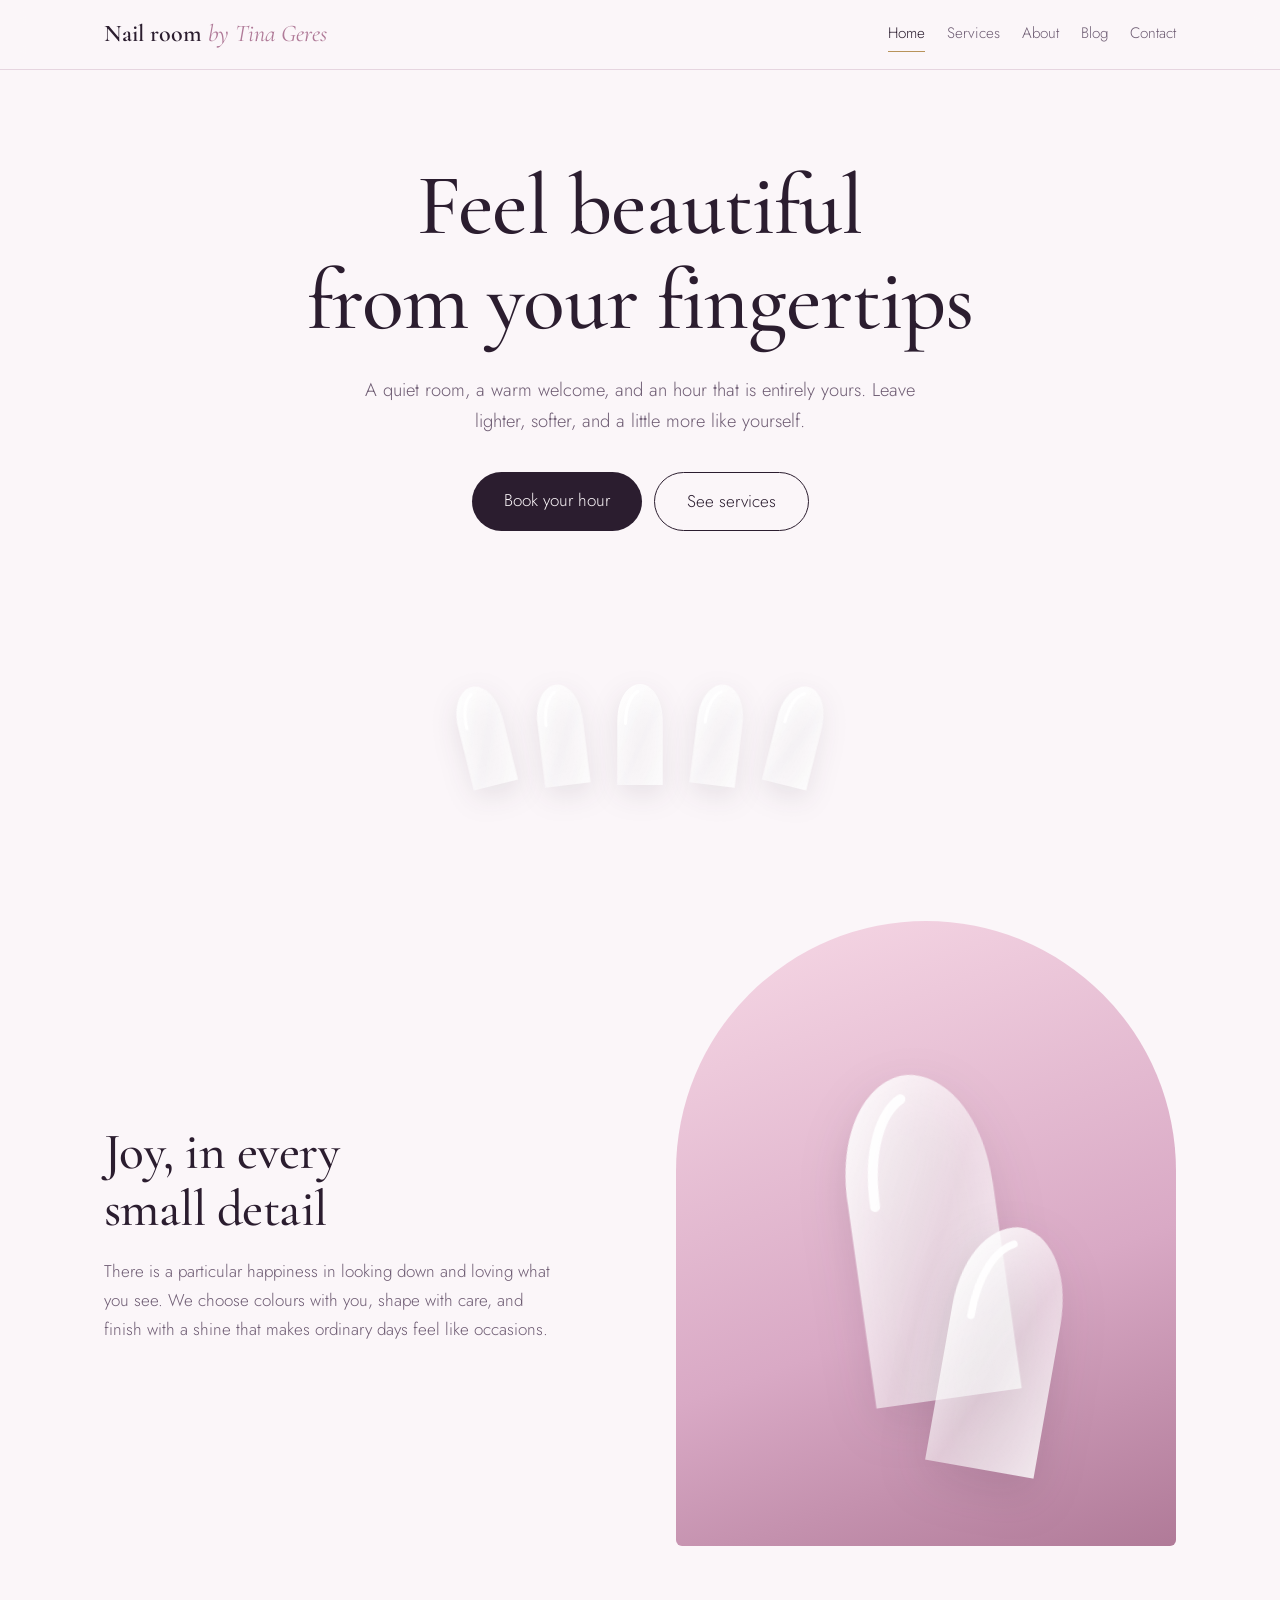
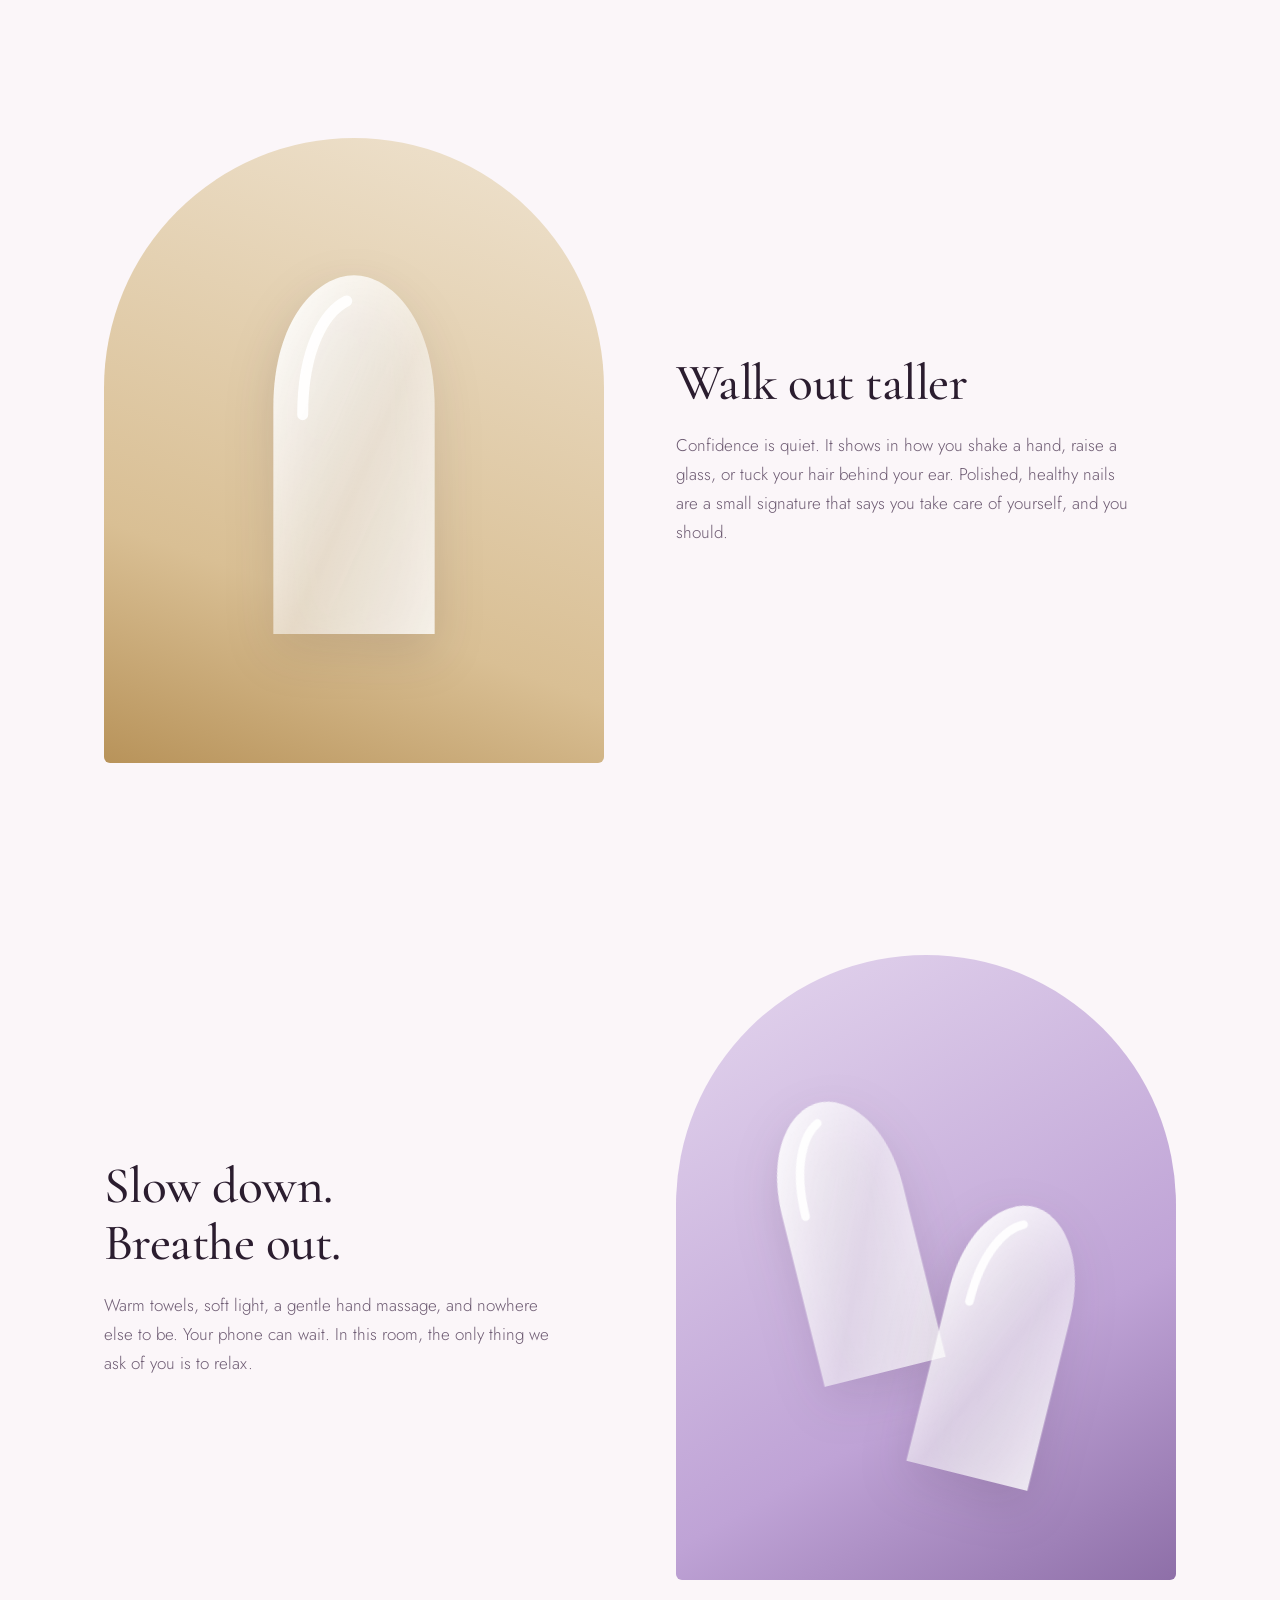
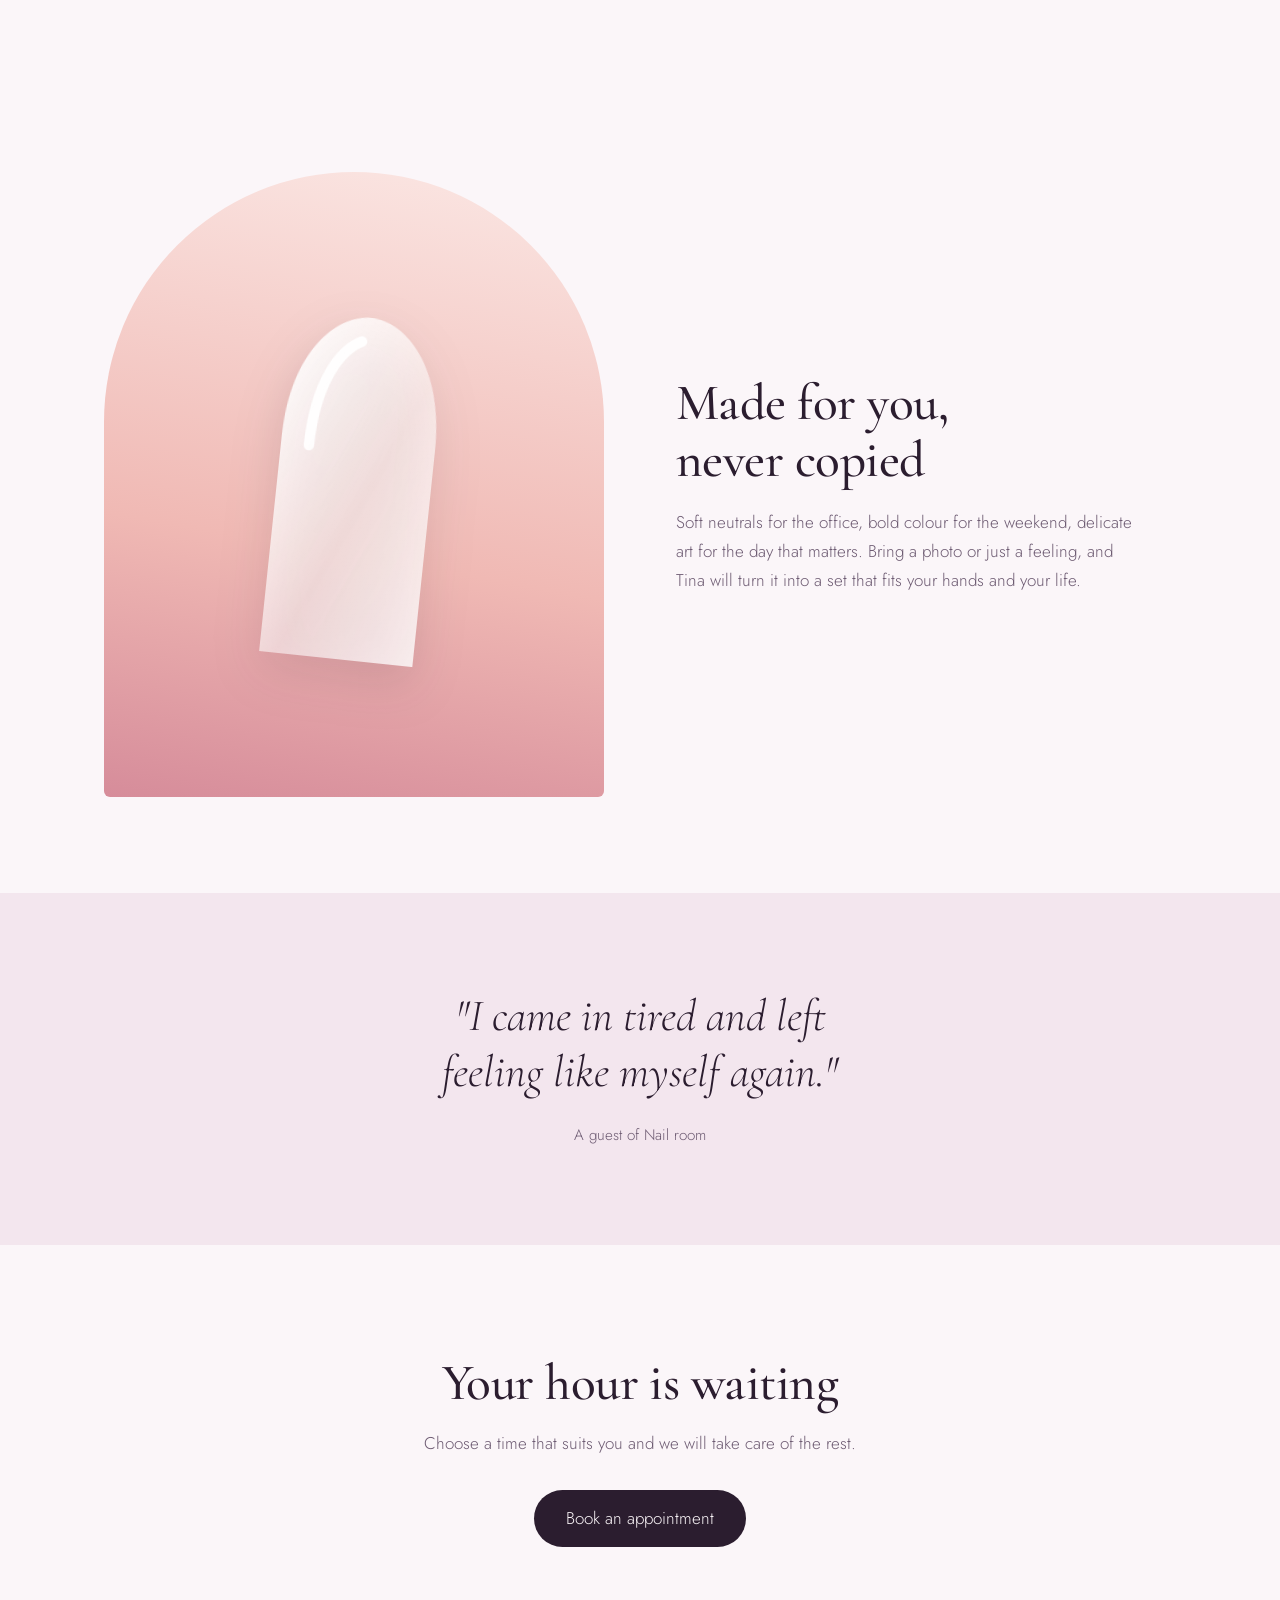
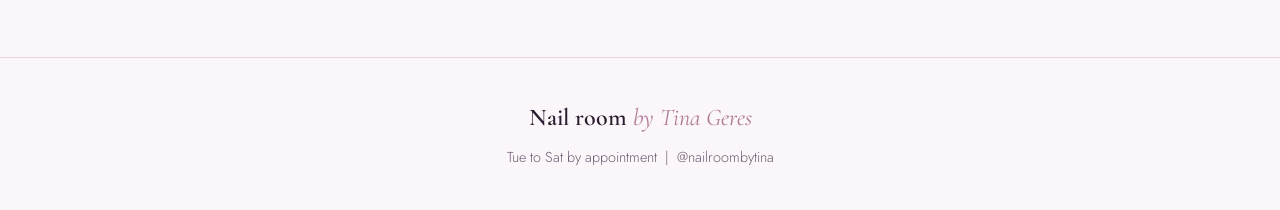
<file: index.html>
<!DOCTYPE html>
<html lang="en">

<head>
  <meta charset="utf-8">
  <meta name="viewport" content="width=device-width, initial-scale=1, viewport-fit=cover">
  <title>Nail room by Tina Geres</title>
  <link
    href="https://fonts.googleapis.com/css2?family=Cormorant+Garamond:ital,wght@0,400;0,500;0,600;1,400&family=Jost:wght@300;400;500&display=swap"
    rel="stylesheet">
  <link rel="stylesheet" href="styles.css">
</head>

<body>
  <svg width="0" height="0" style="position:absolute" aria-hidden="true">
    <defs>
      <linearGradient id="g" x1="0" y1="0" x2="1" y2="1">
        <stop offset="0" stop-color="#fff" stop-opacity=".95" />
        <stop offset=".55" stop-color="#fff" stop-opacity=".55" />
        <stop offset="1" stop-color="#fff" stop-opacity=".8" />
      </linearGradient>
      <symbol id="nail" viewBox="0 0 60 100">
        <path d="M8 100V38C8 14 20 2 30 2s22 12 22 36v62z" fill="url(#g)" />
        <path d="M16 40C16 22 22 12 28 9" stroke="#fff" stroke-width="3" fill="none" stroke-linecap="round"
          opacity=".9" />
      </symbol>
    </defs>
  </svg>

  <header>
    <div class="bar">
      <a class="logo" href="#/home">Nail room <span>by Tina Geres</span></a>
      <nav aria-label="Main">
        <a href="#/home" data-p="home">Home</a><a href="#/services" data-p="services">Services</a><a href="#/about"
          data-p="about">About</a><a href="#/blog" data-p="blog">Blog</a><a href="#/contact"
          data-p="contact">Contact</a>
      </nav>
    </div>
  </header>

  <main>
    <!-- HOME -->
    <section class="page" id="home">
      <div class="wrap hero">
        <h1>Feel beautiful<br>from your fingertips</h1>
        <p>A quiet room, a warm welcome, and an hour that is entirely yours. Leave lighter, softer, and a little more
          like yourself.</p>
        <div class="row"><a class="btn" href="#/contact">Book your hour</a><a class="btn ghost" href="#/services">See
            services</a></div>
        <div class="fan" aria-hidden="true">
          <svg viewBox="0 0 60 100" style="color:#F0B9B4;transform:rotate(-14deg)">
            <use href="#nail" />
          </svg>
          <svg viewBox="0 0 60 100" style="transform:rotate(-7deg)">
            <use href="#nail" />
          </svg>
          <svg viewBox="0 0 60 100">
            <use href="#nail" />
          </svg>
          <svg viewBox="0 0 60 100" style="transform:rotate(7deg)">
            <use href="#nail" />
          </svg>
          <svg viewBox="0 0 60 100" style="transform:rotate(14deg)">
            <use href="#nail" />
          </svg>
        </div>
      </div>

      <div class="wrap">
        <div class="split">
          <div>
            <h2>Joy, in every small detail</h2>
            <p>There is a particular happiness in looking down and loving what you see. We choose colours with you,
              shape with care, and finish with a shine that makes ordinary days feel like occasions.</p>
          </div>
          <div class="art a1"><svg class="n" style="width:40%;transform:rotate(-8deg)" viewBox="0 0 60 100">
              <use href="#nail" />
            </svg><svg class="n" style="width:30%;left:50%;bottom:12%;transform:rotate(10deg)" viewBox="0 0 60 100">
              <use href="#nail" />
            </svg></div>
        </div>

        <div class="split rev">
          <div>
            <h2>Walk out taller</h2>
            <p>Confidence is quiet. It shows in how you shake a hand, raise a glass, or tuck your hair behind your ear.
              Polished, healthy nails are a small signature that says you take care of yourself, and you should.</p>
          </div>
          <div class="art a2"><svg class="n" style="width:44%" viewBox="0 0 60 100">
              <use href="#nail" />
            </svg></div>
        </div>

        <div class="split">
          <div>
            <h2>Slow down. Breathe out.</h2>
            <p>Warm towels, soft light, a gentle hand massage, and nowhere else to be. Your phone can wait. In this
              room, the only thing we ask of you is to relax.</p>
          </div>
          <div class="art a3"><svg class="n" style="width:34%;left:18%;top:22%;transform:rotate(-14deg)"
              viewBox="0 0 60 100">
              <use href="#nail" />
            </svg><svg class="n" style="width:34%;right:18%;bottom:16%;transform:rotate(14deg)" viewBox="0 0 60 100">
              <use href="#nail" />
            </svg></div>
        </div>

        <div class="split rev">
          <div>
            <h2>Made for you, never copied</h2>
            <p>Soft neutrals for the office, bold colour for the weekend, delicate art for the day that matters. Bring a
              photo or just a feeling, and Tina will turn it into a set that fits your hands and your life.</p>
          </div>
          <div class="art a4"><svg class="n" style="width:42%;transform:rotate(6deg)" viewBox="0 0 60 100">
              <use href="#nail" />
            </svg></div>
        </div>
      </div>

      <div class="band">
        <div class="wrap">
          <blockquote>"I came in tired and left feeling like myself again."</blockquote><small>A guest of Nail
            room</small>
        </div>
      </div>
      <div class="wrap cta">
        <h2>Your hour is waiting</h2>
        <p>Choose a time that suits you and we will take care of the rest.</p><a class="btn" href="#/contact">Book an
          appointment</a>
      </div>
    </section>

    <!-- SERVICES -->
    <section class="page" id="services">
      <div class="wrap">
        <div class="ph">
          <h1>Services</h1>
          <p>Every treatment includes a consultation, careful preparation, and a relaxing hand massage. Prices are a
            guide and may vary with length and nail art.</p>
        </div>
        <div class="menu">
          <div class="cat">
            <h3>Manicure</h3>
            <div class="item"><b>Classic manicure</b><span>$40</span>
              <p>Shape, cuticle care, hydrating massage and polish.</p>
            </div>
            <div class="item"><b>Gel manicure</b><span>$55</span>
              <p>Long-wear colour with a glass-like shine, lasting up to three weeks.</p>
            </div>
            <div class="item"><b>Builder gel overlay</b><span>$70</span>
              <p>Strengthens natural nails and helps them grow without breaking.</p>
            </div>
          </div>
          <div class="cat">
            <h3>Extensions</h3>
            <div class="item"><b>Full set, gel extensions</b><span>$90</span>
              <p>Custom length and shape, finished in the colour of your choice.</p>
            </div>
            <div class="item"><b>Infill</b><span>$65</span>
              <p>Refresh and rebalance your set every three to four weeks.</p>
            </div>
          </div>
          <div class="cat">
            <h3>Pedicure</h3>
            <div class="item"><b>Classic pedicure</b><span>$50</span>
              <p>Soak, exfoliation, nail and cuticle care, massage and polish.</p>
            </div>
            <div class="item"><b>Spa pedicure</b><span>$75</span>
              <p>Adds a mask, extended massage and warm towel wrap.</p>
            </div>
          </div>
          <div class="cat">
            <h3>Extras</h3>
            <div class="item"><b>Nail art</b><span>from $5 per nail</span>
              <p>Hand-painted details, chrome, French twists and more.</p>
            </div>
            <div class="item"><b>Soak-off and removal</b><span>$15</span>
              <p>Gentle removal that protects your natural nails.</p>
            </div>
          </div>
        </div>
        <div style="text-align:center;padding-bottom:100px"><a class="btn" href="#/contact">Book a treatment</a></div>
      </div>
    </section>

    <!-- ABOUT -->
    <section class="page" id="about">
      <div class="wrap">
        <div class="split">
          <div>
            <h1 style="font-size:clamp(2.6rem,6vw,4.4rem)">Hello, I'm Tina</h1>
            <p>I opened Nail room because I believe a manicure should feel like a gift, not an errand. After years of
              training and thousands of sets, what I still love most is the moment a guest looks down and smiles.</p>
            <p>The room is small on purpose. Every appointment is one-to-one, unhurried, and shaped around you.</p>
          </div>
          <div class="art a1"><svg class="n" style="width:40%" viewBox="0 0 60 100">
              <use href="#nail" />
            </svg></div>
        </div>
        <div class="vals">
          <div>
            <h3>Care first</h3>
            <p>Healthy nails come before any trend. We prepare gently and never rush.</p>
          </div>
          <div>
            <h3>Clean and calm</h3>
            <p>Sterilised tools, fresh files and a peaceful space, every single visit.</p>
          </div>
          <div>
            <h3>Truly personal</h3>
            <p>No templates. Your hands, your taste, your set.</p>
          </div>
        </div>
      </div>
    </section>

    <!-- BLOG -->
    <section class="page" id="blog">
      <div class="wrap">
        <div class="ph">
          <h1>The journal</h1>
          <p>Nail care, colour ideas and small rituals for feeling good.</p>
        </div>
        <div class="posts">
          <article class="post">
            <div class="th a1"></div>
            <div class="bd"><time>September 2026</time>
              <h3>Autumn shades worth wearing</h3>
              <p>Deep plum, soft mocha and milky rose are leading the season.</p>
              <details>
                <summary>Read more</summary>
                <p>Rich, muted tones flatter every skin tone and pair with knitwear beautifully. Try a sheer rose for
                  work, a plum cherry for evenings, and add a fine gold line for celebrations. Ask us about shades that
                  suit your undertone.</p>
              </details>
            </div>
          </article>
          <article class="post">
            <div class="th a2"></div>
            <div class="bd"><time>August 2026</time>
              <h3>How to make your gel last longer</h3>
              <p>Four habits that protect your set between visits.</p>
              <details>
                <summary>Read more</summary>
                <p>Wear gloves for washing up, apply cuticle oil daily, never pick or peel, and use your fingertips
                  rather than nails to open things. Book an infill every three to four weeks to keep your set balanced.
                </p>
              </details>
            </div>
          </article>
          <article class="post">
            <div class="th a3"></div>
            <div class="bd"><time>July 2026</time>
              <h3>The five-minute hand ritual</h3>
              <p>A tiny evening habit for softer hands and a calmer mind.</p>
              <details>
                <summary>Read more</summary>
                <p>Warm a little hand cream between your palms, press gently into each finger, and breathe slowly.
                  Finish with oil on the cuticles. It takes five minutes and feels like a mini spa visit.</p>
              </details>
            </div>
          </article>
        </div>
      </div>
    </section>

    <!-- CONTACT -->
    <section class="page" id="contact">
      <div class="wrap">
        <div class="ph">
          <h1>Book your hour</h1>
          <p>Send a request and we will confirm your appointment within one working day.</p>
        </div>
        <div class="contact">
          <div class="info">
            <div><b>Studio</b><span>12 Example Street, Your City</span></div>
            <div><b>Phone</b><span>+1 (555) 000-0000</span></div>
            <div><b>Email</b><span>hello@nailroom-tina.com</span></div>
            <div><b>Hours</b><span>Tue to Fri 10:00 to 19:00<br>Sat 9:00 to 17:00<br>Sun and Mon closed</span></div>
            <div><b>Instagram</b><span>@nailroombytina</span></div>
          </div>
          <div>
            <form id="f">
              <label>Your name<input required name="n" autocomplete="name"></label>
              <label>Email<input required type="email" name="e" autocomplete="email"></label>
              <label>Treatment<select name="t">
                  <option>Manicure</option>
                  <option>Extensions</option>
                  <option>Pedicure</option>
                  <option>Not sure yet</option>
                </select></label>
              <label>Preferred date<input type="date" name="d"></label>
              <label>Message<textarea name="m" placeholder="Tell us about the look you have in mind"></textarea></label>
              <button class="btn" type="submit">Send request</button>
              <div class="ok" id="ok" role="status">Thank you. Your request is sent and we will reply within one working
                day.</div>
            </form>
          </div>
        </div>
      </div>
    </section>
  </main>

  <footer><a class="logo" href="#/home">Nail room <span>by Tina Geres</span></a>Tue to Sat by appointment &nbsp;|&nbsp;
    @nailroombytina</footer>

  <script src="script.js"></script>
</body>

</html>
</file>
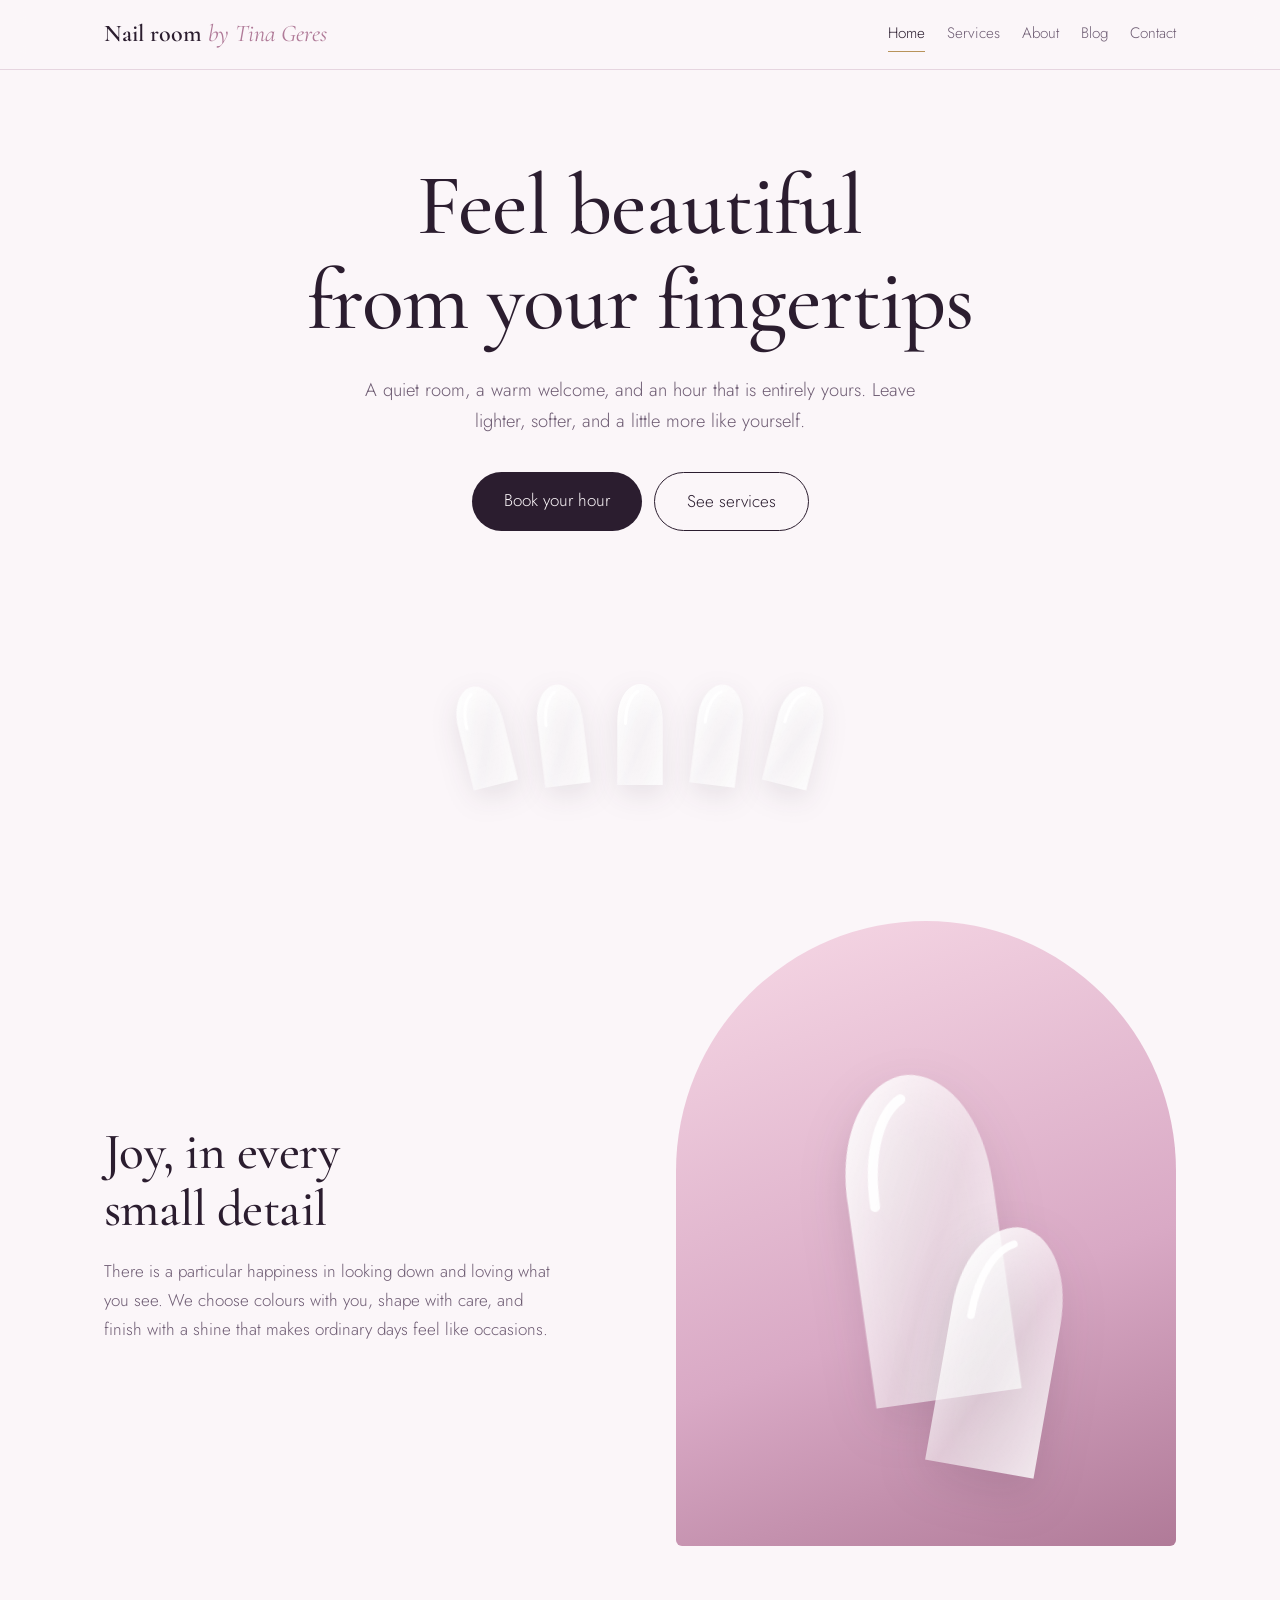
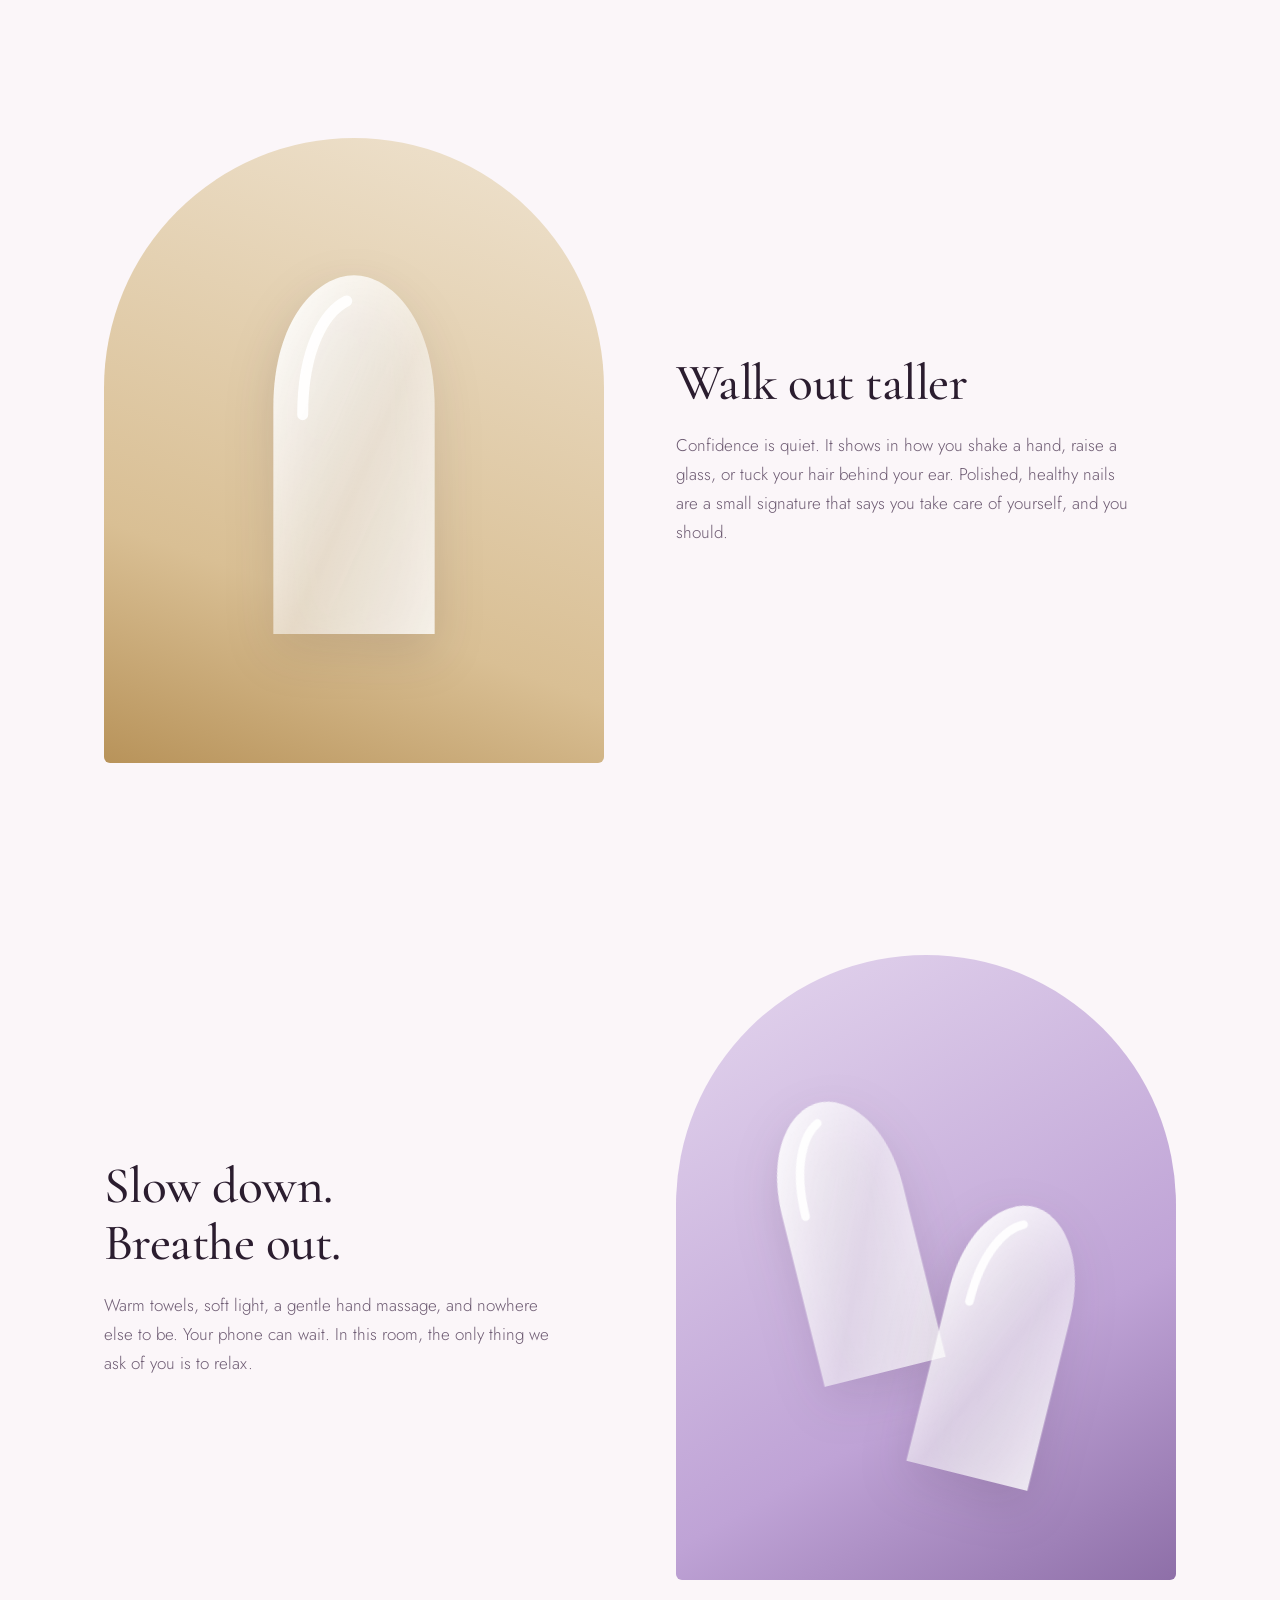
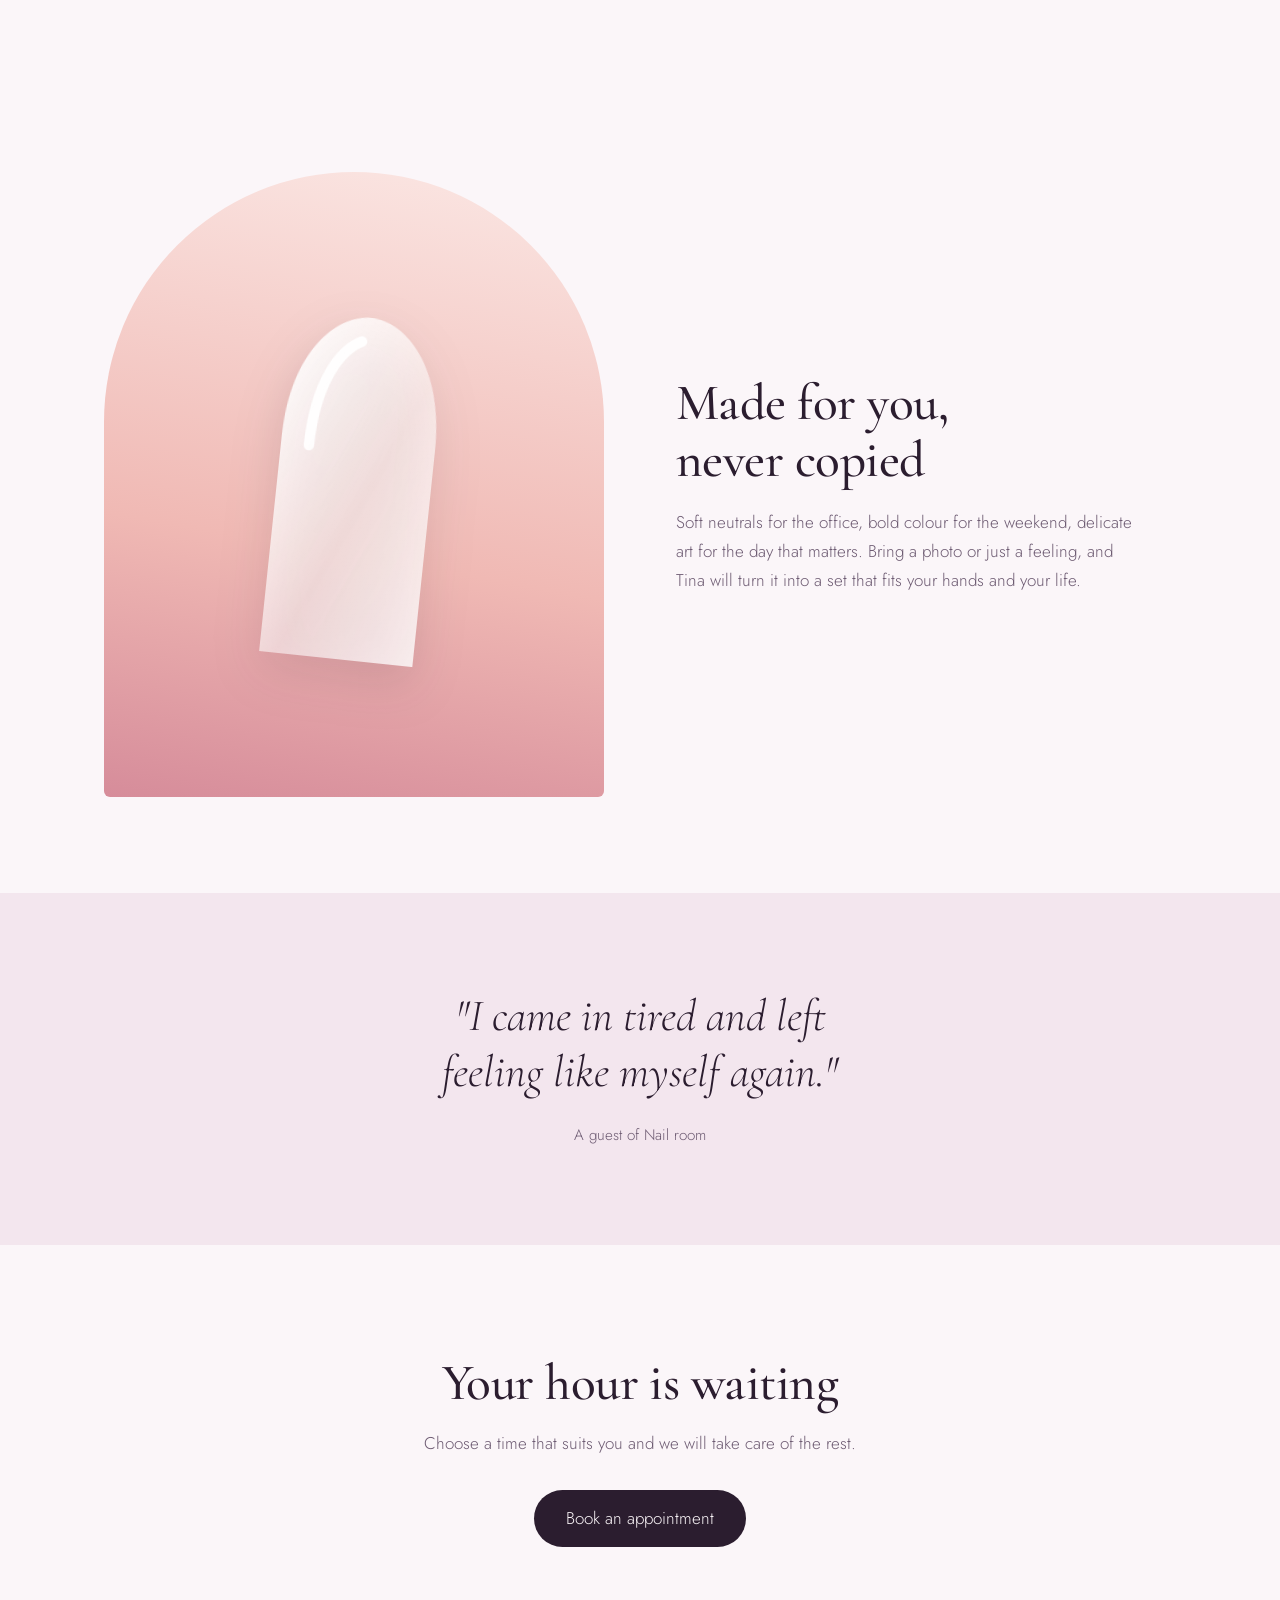
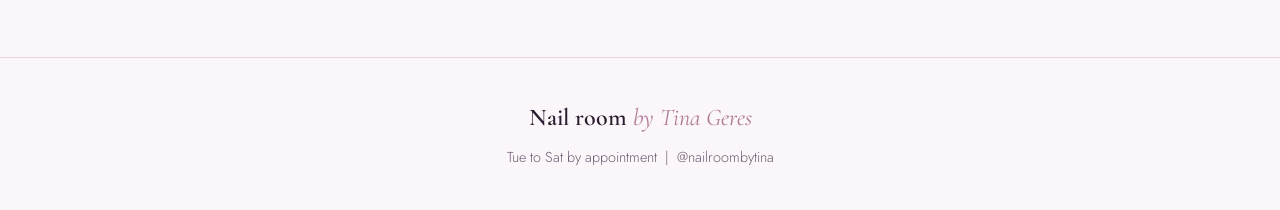
<file: Nail room by Tina Geres.html>
<!DOCTYPE html>
<html lang="en">

<head>
  <meta charset="utf-8">
  <meta name="viewport" content="width=device-width, initial-scale=1, viewport-fit=cover">
  <title>Nail room by Tina Geres</title>
  <link
    href="https://fonts.googleapis.com/css2?family=Cormorant+Garamond:ital,wght@0,400;0,500;0,600;1,400&family=Jost:wght@300;400;500&display=swap"
    rel="stylesheet">
  <style>
    :root {
      --bg: #FBF6F9;
      --bg2: #F3E6EE;
      --ink: #2B1D2F;
      --mute: #6E5C73;
      --mauve: #B07A98;
      --gold: #B8935A;
      --card: #fff;
      --line: #E6D5E0;
      box-sizing: border-box;
      padding-top: env(safe-area-inset-top, 0px);
      padding-bottom: env(safe-area-inset-bottom, 0px)
    }

    @media (prefers-color-scheme:dark) {
      :root:not([data-theme="light"]) {
        --bg: #1B121E;
        --bg2: #271A2B;
        --ink: #F6EAF0;
        --mute: #BBA6C0;
        --mauve: #D3A0BC;
        --gold: #D4B27A;
        --card: #2A1D2E;
        --line: #43304A
      }
    }

    :root[data-theme="dark"] {
      --bg: #1B121E;
      --bg2: #271A2B;
      --ink: #F6EAF0;
      --mute: #BBA6C0;
      --mauve: #D3A0BC;
      --gold: #D4B27A;
      --card: #2A1D2E;
      --line: #43304A
    }

    html {
      scroll-padding-top: env(safe-area-inset-top, 0px);
      scroll-behavior: smooth
    }

    * {
      box-sizing: border-box;
      margin: 0
    }

    body {
      background: var(--bg);
      color: var(--ink);
      font: 300 17px/1.7 Jost, system-ui, sans-serif
    }

    h1,
    h2,
    h3 {
      font-family: 'Cormorant Garamond', Georgia, serif;
      font-weight: 500;
      line-height: 1.1;
      letter-spacing: -.01em
    }

    h1 {
      font-size: clamp(2.8rem, 8vw, 5.4rem)
    }

    h2 {
      font-size: clamp(2rem, 4.5vw, 3.2rem)
    }

    h3 {
      font-size: 1.6rem
    }

    em {
      font-style: italic;
      color: var(--mauve)
    }

    a {
      color: inherit
    }

    :focus-visible {
      outline: 2px solid var(--gold);
      outline-offset: 3px
    }

    header {
      position: sticky;
      top: 0;
      z-index: 5;
      background: color-mix(in srgb, var(--bg) 88%, transparent);
      backdrop-filter: blur(12px);
      border-bottom: 1px solid var(--line);
      padding-top: env(safe-area-inset-top, 0px)
    }

    .bar {
      max-width: 1120px;
      margin: auto;
      padding: 14px 24px;
      display: flex;
      align-items: center;
      justify-content: space-between;
      gap: 16px;
      flex-wrap: wrap
    }

    .logo {
      font-family: 'Cormorant Garamond', serif;
      font-size: 1.5rem;
      text-decoration: none;
      font-weight: 600;
      white-space: nowrap
    }

    .logo span {
      font-style: italic;
      font-weight: 400;
      color: var(--mauve)
    }

    nav {
      display: flex;
      gap: 22px;
      flex-wrap: wrap
    }

    nav a {
      text-decoration: none;
      font-size: .95rem;
      color: var(--mute);
      padding: 4px 0;
      border-bottom: 1px solid transparent;
      transition: .2s
    }

    nav a:hover,
    nav a.on {
      color: var(--ink);
      border-color: var(--gold)
    }

    .page {
      display: none
    }

    .page.on {
      display: block;
      animation: in .6s ease
    }

    @keyframes in {
      from {
        opacity: 0
      }

      to {
        opacity: 1
      }
    }

    .wrap {
      max-width: 1120px;
      margin: auto;
      padding: 0 24px
    }

    .btn {
      display: inline-block;
      background: var(--ink);
      color: var(--bg);
      padding: 14px 32px;
      border-radius: 99px;
      text-decoration: none;
      font-weight: 400;
      border: 0;
      font: inherit;
      cursor: pointer;
      transition: .25s
    }

    .btn:hover {
      background: var(--mauve);
      color: #fff
    }

    .btn.ghost {
      background: transparent;
      color: var(--ink);
      border: 1px solid var(--ink);
      margin-left: 10px
    }

    .btn.ghost:hover {
      background: var(--ink);
      color: var(--bg)
    }

    .split {
      display: grid;
      grid-template-columns: 1fr 1fr;
      gap: 72px;
      align-items: center;
      padding: 96px 0
    }

    .split.rev .art {
      order: -1
    }

    .split p {
      color: var(--mute);
      margin-top: 20px;
      max-width: 46ch
    }

    .split h2 {
      max-width: 14ch
    }

    .art {
      aspect-ratio: 4/5;
      border-radius: 999px 999px 24px 24px;
      position: relative;
      overflow: hidden;
      display: grid;
      place-items: center
    }

    .art svg.n {
      width: 46%;
      position: absolute;
      filter: drop-shadow(0 18px 24px rgba(43, 29, 47, .18))
    }

    .a1 {
      background: linear-gradient(160deg, #F7D9E6, #D9A9C5 60%, #B07A98)
    }

    .a2 {
      background: linear-gradient(200deg, #EFE3D0, #D9BF94 70%, #B8935A)
    }

    .a3 {
      background: linear-gradient(150deg, #E4D6EE, #BFA3D6 65%, #8E6FA8)
    }

    .a4 {
      background: linear-gradient(190deg, #FBE7E4, #F0B9B4 60%, #D68C9A)
    }

    .hero {
      padding: 88px 0 40px;
      text-align: center
    }

    .hero p {
      max-width: 52ch;
      margin: 26px auto 36px;
      color: var(--mute);
      font-size: 1.15rem
    }

    .hero .row {
      display: flex;
      justify-content: center;
      gap: 12px;
      flex-wrap: wrap
    }

    .hero .row .btn.ghost {
      margin: 0
    }

    .fan {
      display: flex;
      justify-content: center;
      align-items: flex-end;
      gap: 10px;
      margin: 64px auto 0;
      height: 190px
    }

    .fan svg {
      width: 62px;
      transform-origin: bottom center;
      filter: drop-shadow(0 10px 14px rgba(43, 29, 47, .15))
    }

    .band {
      background: var(--bg2);
      padding: 96px 0;
      text-align: center
    }

    .band blockquote {
      font-family: 'Cormorant Garamond', serif;
      font-style: italic;
      font-size: clamp(1.7rem, 4vw, 2.8rem);
      max-width: 24ch;
      margin: auto;
      line-height: 1.25
    }

    .band small {
      display: block;
      margin-top: 22px;
      color: var(--mute);
      font-size: .95rem
    }

    .cta {
      padding: 110px 0;
      text-align: center
    }

    .cta p {
      color: var(--mute);
      margin: 18px auto 32px;
      max-width: 44ch
    }

    .ph {
      padding: 80px 0 30px;
      max-width: 720px
    }

    .ph p {
      color: var(--mute);
      margin-top: 18px;
      font-size: 1.1rem
    }

    .menu {
      padding: 30px 0 90px;
      display: grid;
      gap: 44px
    }

    .cat h3 {
      padding-bottom: 12px;
      border-bottom: 1px solid var(--line);
      margin-bottom: 8px
    }

    .item {
      display: grid;
      grid-template-columns: 1fr auto;
      gap: 4px 24px;
      padding: 18px 0;
      border-bottom: 1px solid var(--line)
    }

    .item b {
      font-weight: 500
    }

    .item span {
      color: var(--gold);
      font-weight: 500
    }

    .item p {
      grid-column: 1/-1;
      color: var(--mute);
      font-size: .95rem
    }

    .vals {
      display: grid;
      grid-template-columns: repeat(3, 1fr);
      gap: 40px;
      padding: 0 0 100px
    }

    .vals h3 {
      margin-bottom: 8px
    }

    .vals p {
      color: var(--mute)
    }

    .posts {
      display: grid;
      grid-template-columns: repeat(auto-fit, minmax(290px, 1fr));
      gap: 28px;
      padding: 30px 0 100px
    }

    .post {
      background: var(--card);
      border: 1px solid var(--line);
      border-radius: 20px;
      overflow: hidden
    }

    .post .th {
      height: 150px
    }

    .post .bd {
      padding: 26px
    }

    .post time {
      font-size: .85rem;
      color: var(--mauve)
    }

    .post h3 {
      margin: 6px 0 10px
    }

    .post p {
      color: var(--mute);
      font-size: .97rem
    }

    details summary {
      cursor: pointer;
      margin-top: 14px;
      color: var(--gold);
      font-weight: 400
    }

    details p {
      margin-top: 12px
    }

    .contact {
      display: grid;
      grid-template-columns: 1fr 1.1fr;
      gap: 64px;
      padding: 30px 0 110px
    }

    .info div {
      padding: 18px 0;
      border-bottom: 1px solid var(--line)
    }

    .info b {
      display: block;
      font-weight: 500
    }

    .info span {
      color: var(--mute)
    }

    form {
      display: grid;
      gap: 16px
    }

    label {
      font-size: .9rem;
      color: var(--mute);
      display: grid;
      gap: 6px
    }

    input,
    select,
    textarea {
      font: inherit;
      color: var(--ink);
      background: var(--card);
      border: 1px solid var(--line);
      border-radius: 12px;
      padding: 13px 15px;
      width: 100%
    }

    textarea {
      min-height: 120px;
      resize: vertical
    }

    .ok {
      display: none;
      padding: 18px;
      border-radius: 12px;
      background: var(--bg2)
    }

    footer {
      border-top: 1px solid var(--line);
      padding: 40px 24px;
      text-align: center;
      color: var(--mute);
      font-size: .9rem
    }

    footer .logo {
      display: block;
      margin-bottom: 6px;
      color: var(--ink)
    }

    @media(max-width:820px) {

      .split,
      .contact {
        grid-template-columns: 1fr;
        gap: 36px;
        padding-block: 60px
      }

      .split.rev .art {
        order: 0
      }

      .art {
        max-width: 340px;
        width: 100%;
        margin: auto
      }

      .vals {
        grid-template-columns: 1fr;
        gap: 28px
      }

      .fan svg {
        width: 44px
      }

      .fan {
        height: 150px
      }

      .btn.ghost {
        margin: 0
      }
    }

    @media(prefers-reduced-motion:reduce) {
      * {
        animation: none !important;
        transition: none !important;
        scroll-behavior: auto
      }
    }
  </style>
</head>

<body>
  <svg width="0" height="0" style="position:absolute" aria-hidden="true">
    <defs>
      <linearGradient id="g" x1="0" y1="0" x2="1" y2="1">
        <stop offset="0" stop-color="#fff" stop-opacity=".95" />
        <stop offset=".55" stop-color="#fff" stop-opacity=".55" />
        <stop offset="1" stop-color="#fff" stop-opacity=".8" />
      </linearGradient>
      <symbol id="nail" viewBox="0 0 60 100">
        <path d="M8 100V38C8 14 20 2 30 2s22 12 22 36v62z" fill="url(#g)" />
        <path d="M16 40C16 22 22 12 28 9" stroke="#fff" stroke-width="3" fill="none" stroke-linecap="round"
          opacity=".9" />
      </symbol>
    </defs>
  </svg>

  <header>
    <div class="bar">
      <a class="logo" href="#/home">Nail room <span>by Tina Geres</span></a>
      <nav aria-label="Main">
        <a href="#/home" data-p="home">Home</a><a href="#/services" data-p="services">Services</a><a href="#/about"
          data-p="about">About</a><a href="#/blog" data-p="blog">Blog</a><a href="#/contact"
          data-p="contact">Contact</a>
      </nav>
    </div>
  </header>

  <main>
    <!-- HOME -->
    <section class="page" id="home">
      <div class="wrap hero">
        <h1>Feel beautiful<br>from your fingertips</h1>
        <p>A quiet room, a warm welcome, and an hour that is entirely yours. Leave lighter, softer, and a little more
          like yourself.</p>
        <div class="row"><a class="btn" href="#/contact">Book your hour</a><a class="btn ghost" href="#/services">See
            services</a></div>
        <div class="fan" aria-hidden="true">
          <svg viewBox="0 0 60 100" style="color:#F0B9B4;transform:rotate(-14deg)">
            <use href="#nail" />
          </svg>
          <svg viewBox="0 0 60 100" style="transform:rotate(-7deg)">
            <use href="#nail" />
          </svg>
          <svg viewBox="0 0 60 100">
            <use href="#nail" />
          </svg>
          <svg viewBox="0 0 60 100" style="transform:rotate(7deg)">
            <use href="#nail" />
          </svg>
          <svg viewBox="0 0 60 100" style="transform:rotate(14deg)">
            <use href="#nail" />
          </svg>
        </div>
      </div>

      <div class="wrap">
        <div class="split">
          <div>
            <h2>Joy, in every small detail</h2>
            <p>There is a particular happiness in looking down and loving what you see. We choose colours with you,
              shape with care, and finish with a shine that makes ordinary days feel like occasions.</p>
          </div>
          <div class="art a1"><svg class="n" style="width:40%;transform:rotate(-8deg)" viewBox="0 0 60 100">
              <use href="#nail" />
            </svg><svg class="n" style="width:30%;left:50%;bottom:12%;transform:rotate(10deg)" viewBox="0 0 60 100">
              <use href="#nail" />
            </svg></div>
        </div>

        <div class="split rev">
          <div>
            <h2>Walk out taller</h2>
            <p>Confidence is quiet. It shows in how you shake a hand, raise a glass, or tuck your hair behind your ear.
              Polished, healthy nails are a small signature that says you take care of yourself, and you should.</p>
          </div>
          <div class="art a2"><svg class="n" style="width:44%" viewBox="0 0 60 100">
              <use href="#nail" />
            </svg></div>
        </div>

        <div class="split">
          <div>
            <h2>Slow down. Breathe out.</h2>
            <p>Warm towels, soft light, a gentle hand massage, and nowhere else to be. Your phone can wait. In this
              room, the only thing we ask of you is to relax.</p>
          </div>
          <div class="art a3"><svg class="n" style="width:34%;left:18%;top:22%;transform:rotate(-14deg)"
              viewBox="0 0 60 100">
              <use href="#nail" />
            </svg><svg class="n" style="width:34%;right:18%;bottom:16%;transform:rotate(14deg)" viewBox="0 0 60 100">
              <use href="#nail" />
            </svg></div>
        </div>

        <div class="split rev">
          <div>
            <h2>Made for you, never copied</h2>
            <p>Soft neutrals for the office, bold colour for the weekend, delicate art for the day that matters. Bring a
              photo or just a feeling, and Tina will turn it into a set that fits your hands and your life.</p>
          </div>
          <div class="art a4"><svg class="n" style="width:42%;transform:rotate(6deg)" viewBox="0 0 60 100">
              <use href="#nail" />
            </svg></div>
        </div>
      </div>

      <div class="band">
        <div class="wrap">
          <blockquote>"I came in tired and left feeling like myself again."</blockquote><small>A guest of Nail
            room</small>
        </div>
      </div>
      <div class="wrap cta">
        <h2>Your hour is waiting</h2>
        <p>Choose a time that suits you and we will take care of the rest.</p><a class="btn" href="#/contact">Book an
          appointment</a>
      </div>
    </section>

    <!-- SERVICES -->
    <section class="page" id="services">
      <div class="wrap">
        <div class="ph">
          <h1>Services</h1>
          <p>Every treatment includes a consultation, careful preparation, and a relaxing hand massage. Prices are a
            guide and may vary with length and nail art.</p>
        </div>
        <div class="menu">
          <div class="cat">
            <h3>Manicure</h3>
            <div class="item"><b>Classic manicure</b><span>$40</span>
              <p>Shape, cuticle care, hydrating massage and polish.</p>
            </div>
            <div class="item"><b>Gel manicure</b><span>$55</span>
              <p>Long-wear colour with a glass-like shine, lasting up to three weeks.</p>
            </div>
            <div class="item"><b>Builder gel overlay</b><span>$70</span>
              <p>Strengthens natural nails and helps them grow without breaking.</p>
            </div>
          </div>
          <div class="cat">
            <h3>Extensions</h3>
            <div class="item"><b>Full set, gel extensions</b><span>$90</span>
              <p>Custom length and shape, finished in the colour of your choice.</p>
            </div>
            <div class="item"><b>Infill</b><span>$65</span>
              <p>Refresh and rebalance your set every three to four weeks.</p>
            </div>
          </div>
          <div class="cat">
            <h3>Pedicure</h3>
            <div class="item"><b>Classic pedicure</b><span>$50</span>
              <p>Soak, exfoliation, nail and cuticle care, massage and polish.</p>
            </div>
            <div class="item"><b>Spa pedicure</b><span>$75</span>
              <p>Adds a mask, extended massage and warm towel wrap.</p>
            </div>
          </div>
          <div class="cat">
            <h3>Extras</h3>
            <div class="item"><b>Nail art</b><span>from $5 per nail</span>
              <p>Hand-painted details, chrome, French twists and more.</p>
            </div>
            <div class="item"><b>Soak-off and removal</b><span>$15</span>
              <p>Gentle removal that protects your natural nails.</p>
            </div>
          </div>
        </div>
        <div style="text-align:center;padding-bottom:100px"><a class="btn" href="#/contact">Book a treatment</a></div>
      </div>
    </section>

    <!-- ABOUT -->
    <section class="page" id="about">
      <div class="wrap">
        <div class="split">
          <div>
            <h1 style="font-size:clamp(2.6rem,6vw,4.4rem)">Hello, I'm Tina</h1>
            <p>I opened Nail room because I believe a manicure should feel like a gift, not an errand. After years of
              training and thousands of sets, what I still love most is the moment a guest looks down and smiles.</p>
            <p>The room is small on purpose. Every appointment is one-to-one, unhurried, and shaped around you.</p>
          </div>
          <div class="art a1"><svg class="n" style="width:40%" viewBox="0 0 60 100">
              <use href="#nail" />
            </svg></div>
        </div>
        <div class="vals">
          <div>
            <h3>Care first</h3>
            <p>Healthy nails come before any trend. We prepare gently and never rush.</p>
          </div>
          <div>
            <h3>Clean and calm</h3>
            <p>Sterilised tools, fresh files and a peaceful space, every single visit.</p>
          </div>
          <div>
            <h3>Truly personal</h3>
            <p>No templates. Your hands, your taste, your set.</p>
          </div>
        </div>
      </div>
    </section>

    <!-- BLOG -->
    <section class="page" id="blog">
      <div class="wrap">
        <div class="ph">
          <h1>The journal</h1>
          <p>Nail care, colour ideas and small rituals for feeling good.</p>
        </div>
        <div class="posts">
          <article class="post">
            <div class="th a1"></div>
            <div class="bd"><time>September 2026</time>
              <h3>Autumn shades worth wearing</h3>
              <p>Deep plum, soft mocha and milky rose are leading the season.</p>
              <details>
                <summary>Read more</summary>
                <p>Rich, muted tones flatter every skin tone and pair with knitwear beautifully. Try a sheer rose for
                  work, a plum cherry for evenings, and add a fine gold line for celebrations. Ask us about shades that
                  suit your undertone.</p>
              </details>
            </div>
          </article>
          <article class="post">
            <div class="th a2"></div>
            <div class="bd"><time>August 2026</time>
              <h3>How to make your gel last longer</h3>
              <p>Four habits that protect your set between visits.</p>
              <details>
                <summary>Read more</summary>
                <p>Wear gloves for washing up, apply cuticle oil daily, never pick or peel, and use your fingertips
                  rather than nails to open things. Book an infill every three to four weeks to keep your set balanced.
                </p>
              </details>
            </div>
          </article>
          <article class="post">
            <div class="th a3"></div>
            <div class="bd"><time>July 2026</time>
              <h3>The five-minute hand ritual</h3>
              <p>A tiny evening habit for softer hands and a calmer mind.</p>
              <details>
                <summary>Read more</summary>
                <p>Warm a little hand cream between your palms, press gently into each finger, and breathe slowly.
                  Finish with oil on the cuticles. It takes five minutes and feels like a mini spa visit.</p>
              </details>
            </div>
          </article>
        </div>
      </div>
    </section>

    <!-- CONTACT -->
    <section class="page" id="contact">
      <div class="wrap">
        <div class="ph">
          <h1>Book your hour</h1>
          <p>Send a request and we will confirm your appointment within one working day.</p>
        </div>
        <div class="contact">
          <div class="info">
            <div><b>Studio</b><span>12 Example Street, Your City</span></div>
            <div><b>Phone</b><span>+1 (555) 000-0000</span></div>
            <div><b>Email</b><span>hello@nailroom-tina.com</span></div>
            <div><b>Hours</b><span>Tue to Fri 10:00 to 19:00<br>Sat 9:00 to 17:00<br>Sun and Mon closed</span></div>
            <div><b>Instagram</b><span>@nailroombytina</span></div>
          </div>
          <div>
            <form id="f">
              <label>Your name<input required name="n" autocomplete="name"></label>
              <label>Email<input required type="email" name="e" autocomplete="email"></label>
              <label>Treatment<select name="t">
                  <option>Manicure</option>
                  <option>Extensions</option>
                  <option>Pedicure</option>
                  <option>Not sure yet</option>
                </select></label>
              <label>Preferred date<input type="date" name="d"></label>
              <label>Message<textarea name="m" placeholder="Tell us about the look you have in mind"></textarea></label>
              <button class="btn" type="submit">Send request</button>
              <div class="ok" id="ok" role="status">Thank you. Your request is sent and we will reply within one working
                day.</div>
            </form>
          </div>
        </div>
      </div>
    </section>
  </main>

  <footer><a class="logo" href="#/home">Nail room <span>by Tina Geres</span></a>Tue to Sat by appointment &nbsp;|&nbsp;
    @nailroombytina</footer>

  <script>
const pages=['home','services','about','blog','contact'];
function route(){const p=(location.hash.replace('#/','')||'home');const id=pages.includes(p)?p:'home';
document.querySelectorAll('.page').forEach(s=>s.classList.toggle('on',s.id===id));
document.querySelectorAll('nav a').forEach(a=>a.classList.toggle('on',a.dataset.p===id));
window.scrollTo(0,0);document.title=(id==='home'?'':id[0].toUpperCase()+id.slice(1)+' | ')+'Nail room by Tina Geres'}
addEventListener('hashchange',route);route();
document.getElementById('f').addEventListener('submit',e=>{e.preventDefault();e.target.reset();document.getElementById('ok').style.display='block'});
</script>
</body>

</html>
</file>
<file: styles.css>
:root {
  --bg: #FBF6F9;
  --bg2: #F3E6EE;
  --ink: #2B1D2F;
  --mute: #6E5C73;
  --mauve: #B07A98;
  --gold: #B8935A;
  --card: #fff;
  --line: #E6D5E0;
  box-sizing: border-box;
  padding-top: env(safe-area-inset-top, 0px);
  padding-bottom: env(safe-area-inset-bottom, 0px)
}

@media (prefers-color-scheme:dark) {
  :root:not([data-theme="light"]) {
    --bg: #1B121E;
    --bg2: #271A2B;
    --ink: #F6EAF0;
    --mute: #BBA6C0;
    --mauve: #D3A0BC;
    --gold: #D4B27A;
    --card: #2A1D2E;
    --line: #43304A
  }
}

:root[data-theme="dark"] {
  --bg: #1B121E;
  --bg2: #271A2B;
  --ink: #F6EAF0;
  --mute: #BBA6C0;
  --mauve: #D3A0BC;
  --gold: #D4B27A;
  --card: #2A1D2E;
  --line: #43304A
}

html {
  scroll-padding-top: env(safe-area-inset-top, 0px);
  scroll-behavior: smooth
}

* {
  box-sizing: border-box;
  margin: 0
}

body {
  background: var(--bg);
  color: var(--ink);
  font: 300 17px/1.7 Jost, system-ui, sans-serif
}

h1,
h2,
h3 {
  font-family: 'Cormorant Garamond', Georgia, serif;
  font-weight: 500;
  line-height: 1.1;
  letter-spacing: -.01em
}

h1 {
  font-size: clamp(2.8rem, 8vw, 5.4rem)
}

h2 {
  font-size: clamp(2rem, 4.5vw, 3.2rem)
}

h3 {
  font-size: 1.6rem
}

em {
  font-style: italic;
  color: var(--mauve)
}

a {
  color: inherit
}

:focus-visible {
  outline: 2px solid var(--gold);
  outline-offset: 3px
}

header {
  position: sticky;
  top: 0;
  z-index: 5;
  background: color-mix(in srgb, var(--bg) 88%, transparent);
  backdrop-filter: blur(12px);
  border-bottom: 1px solid var(--line);
  padding-top: env(safe-area-inset-top, 0px)
}

.bar {
  max-width: 1120px;
  margin: auto;
  padding: 14px 24px;
  display: flex;
  align-items: center;
  justify-content: space-between;
  gap: 16px;
  flex-wrap: wrap
}

.logo {
  font-family: 'Cormorant Garamond', serif;
  font-size: 1.5rem;
  text-decoration: none;
  font-weight: 600;
  white-space: nowrap
}

.logo span {
  font-style: italic;
  font-weight: 400;
  color: var(--mauve)
}

nav {
  display: flex;
  gap: 22px;
  flex-wrap: wrap
}

nav a {
  text-decoration: none;
  font-size: .95rem;
  color: var(--mute);
  padding: 4px 0;
  border-bottom: 1px solid transparent;
  transition: .2s
}

nav a:hover,
nav a.on {
  color: var(--ink);
  border-color: var(--gold)
}

.page {
  display: none
}

.page.on {
  display: block;
  animation: in .6s ease
}

@keyframes in {
  from {
    opacity: 0
  }

  to {
    opacity: 1
  }
}

.wrap {
  max-width: 1120px;
  margin: auto;
  padding: 0 24px
}

.btn {
  display: inline-block;
  background: var(--ink);
  color: var(--bg);
  padding: 14px 32px;
  border-radius: 99px;
  text-decoration: none;
  font-weight: 400;
  border: 0;
  font: inherit;
  cursor: pointer;
  transition: .25s
}

.btn:hover {
  background: var(--mauve);
  color: #fff
}

.btn.ghost {
  background: transparent;
  color: var(--ink);
  border: 1px solid var(--ink);
  margin-left: 10px
}

.btn.ghost:hover {
  background: var(--ink);
  color: var(--bg)
}

.split {
  display: grid;
  grid-template-columns: 1fr 1fr;
  gap: 72px;
  align-items: center;
  padding: 96px 0
}

.split.rev .art {
  order: -1
}

.split p {
  color: var(--mute);
  margin-top: 20px;
  max-width: 46ch
}

.split h2 {
  max-width: 14ch
}

.art {
  aspect-ratio: 4/5;
  border-radius: 999px 999px 24px 24px;
  position: relative;
  overflow: hidden;
  display: grid;
  place-items: center
}

.art svg.n {
  width: 46%;
  position: absolute;
  filter: drop-shadow(0 18px 24px rgba(43, 29, 47, .18))
}

.a1 {
  background: linear-gradient(160deg, #F7D9E6, #D9A9C5 60%, #B07A98)
}

.a2 {
  background: linear-gradient(200deg, #EFE3D0, #D9BF94 70%, #B8935A)
}

.a3 {
  background: linear-gradient(150deg, #E4D6EE, #BFA3D6 65%, #8E6FA8)
}

.a4 {
  background: linear-gradient(190deg, #FBE7E4, #F0B9B4 60%, #D68C9A)
}

.hero {
  padding: 88px 0 40px;
  text-align: center
}

.hero p {
  max-width: 52ch;
  margin: 26px auto 36px;
  color: var(--mute);
  font-size: 1.15rem
}

.hero .row {
  display: flex;
  justify-content: center;
  gap: 12px;
  flex-wrap: wrap
}

.hero .row .btn.ghost {
  margin: 0
}

.fan {
  display: flex;
  justify-content: center;
  align-items: flex-end;
  gap: 10px;
  margin: 64px auto 0;
  height: 190px
}

.fan svg {
  width: 62px;
  transform-origin: bottom center;
  filter: drop-shadow(0 10px 14px rgba(43, 29, 47, .15))
}

.band {
  background: var(--bg2);
  padding: 96px 0;
  text-align: center
}

.band blockquote {
  font-family: 'Cormorant Garamond', serif;
  font-style: italic;
  font-size: clamp(1.7rem, 4vw, 2.8rem);
  max-width: 24ch;
  margin: auto;
  line-height: 1.25
}

.band small {
  display: block;
  margin-top: 22px;
  color: var(--mute);
  font-size: .95rem
}

.cta {
  padding: 110px 0;
  text-align: center
}

.cta p {
  color: var(--mute);
  margin: 18px auto 32px;
  max-width: 44ch
}

.ph {
  padding: 80px 0 30px;
  max-width: 720px
}

.ph p {
  color: var(--mute);
  margin-top: 18px;
  font-size: 1.1rem
}

.menu {
  padding: 30px 0 90px;
  display: grid;
  gap: 44px
}

.cat h3 {
  padding-bottom: 12px;
  border-bottom: 1px solid var(--line);
  margin-bottom: 8px
}

.item {
  display: grid;
  grid-template-columns: 1fr auto;
  gap: 4px 24px;
  padding: 18px 0;
  border-bottom: 1px solid var(--line)
}

.item b {
  font-weight: 500
}

.item span {
  color: var(--gold);
  font-weight: 500
}

.item p {
  grid-column: 1/-1;
  color: var(--mute);
  font-size: .95rem
}

.vals {
  display: grid;
  grid-template-columns: repeat(3, 1fr);
  gap: 40px;
  padding: 0 0 100px
}

.vals h3 {
  margin-bottom: 8px
}

.vals p {
  color: var(--mute)
}

.posts {
  display: grid;
  grid-template-columns: repeat(auto-fit, minmax(290px, 1fr));
  gap: 28px;
  padding: 30px 0 100px
}

.post {
  background: var(--card);
  border: 1px solid var(--line);
  border-radius: 20px;
  overflow: hidden
}

.post .th {
  height: 150px
}

.post .bd {
  padding: 26px
}

.post time {
  font-size: .85rem;
  color: var(--mauve)
}

.post h3 {
  margin: 6px 0 10px
}

.post p {
  color: var(--mute);
  font-size: .97rem
}

details summary {
  cursor: pointer;
  margin-top: 14px;
  color: var(--gold);
  font-weight: 400
}

details p {
  margin-top: 12px
}

.contact {
  display: grid;
  grid-template-columns: 1fr 1.1fr;
  gap: 64px;
  padding: 30px 0 110px
}

.info div {
  padding: 18px 0;
  border-bottom: 1px solid var(--line)
}

.info b {
  display: block;
  font-weight: 500
}

.info span {
  color: var(--mute)
}

form {
  display: grid;
  gap: 16px
}

label {
  font-size: .9rem;
  color: var(--mute);
  display: grid;
  gap: 6px
}

input,
select,
textarea {
  font: inherit;
  color: var(--ink);
  background: var(--card);
  border: 1px solid var(--line);
  border-radius: 12px;
  padding: 13px 15px;
  width: 100%
}

textarea {
  min-height: 120px;
  resize: vertical
}

.ok {
  display: none;
  padding: 18px;
  border-radius: 12px;
  background: var(--bg2)
}

footer {
  border-top: 1px solid var(--line);
  padding: 40px 24px;
  text-align: center;
  color: var(--mute);
  font-size: .9rem
}

footer .logo {
  display: block;
  margin-bottom: 6px;
  color: var(--ink)
}

@media(max-width:820px) {

  .split,
  .contact {
    grid-template-columns: 1fr;
    gap: 36px;
    padding-block: 60px
  }

  .split.rev .art {
    order: 0
  }

  .art {
    max-width: 340px;
    width: 100%;
    margin: auto
  }

  .vals {
    grid-template-columns: 1fr;
    gap: 28px
  }

  .fan svg {
    width: 44px
  }

  .fan {
    height: 150px
  }

  .btn.ghost {
    margin: 0
  }
}

@media(prefers-reduced-motion:reduce) {
  * {
    animation: none !important;
    transition: none !important;
    scroll-behavior: auto
  }
}
</file>
